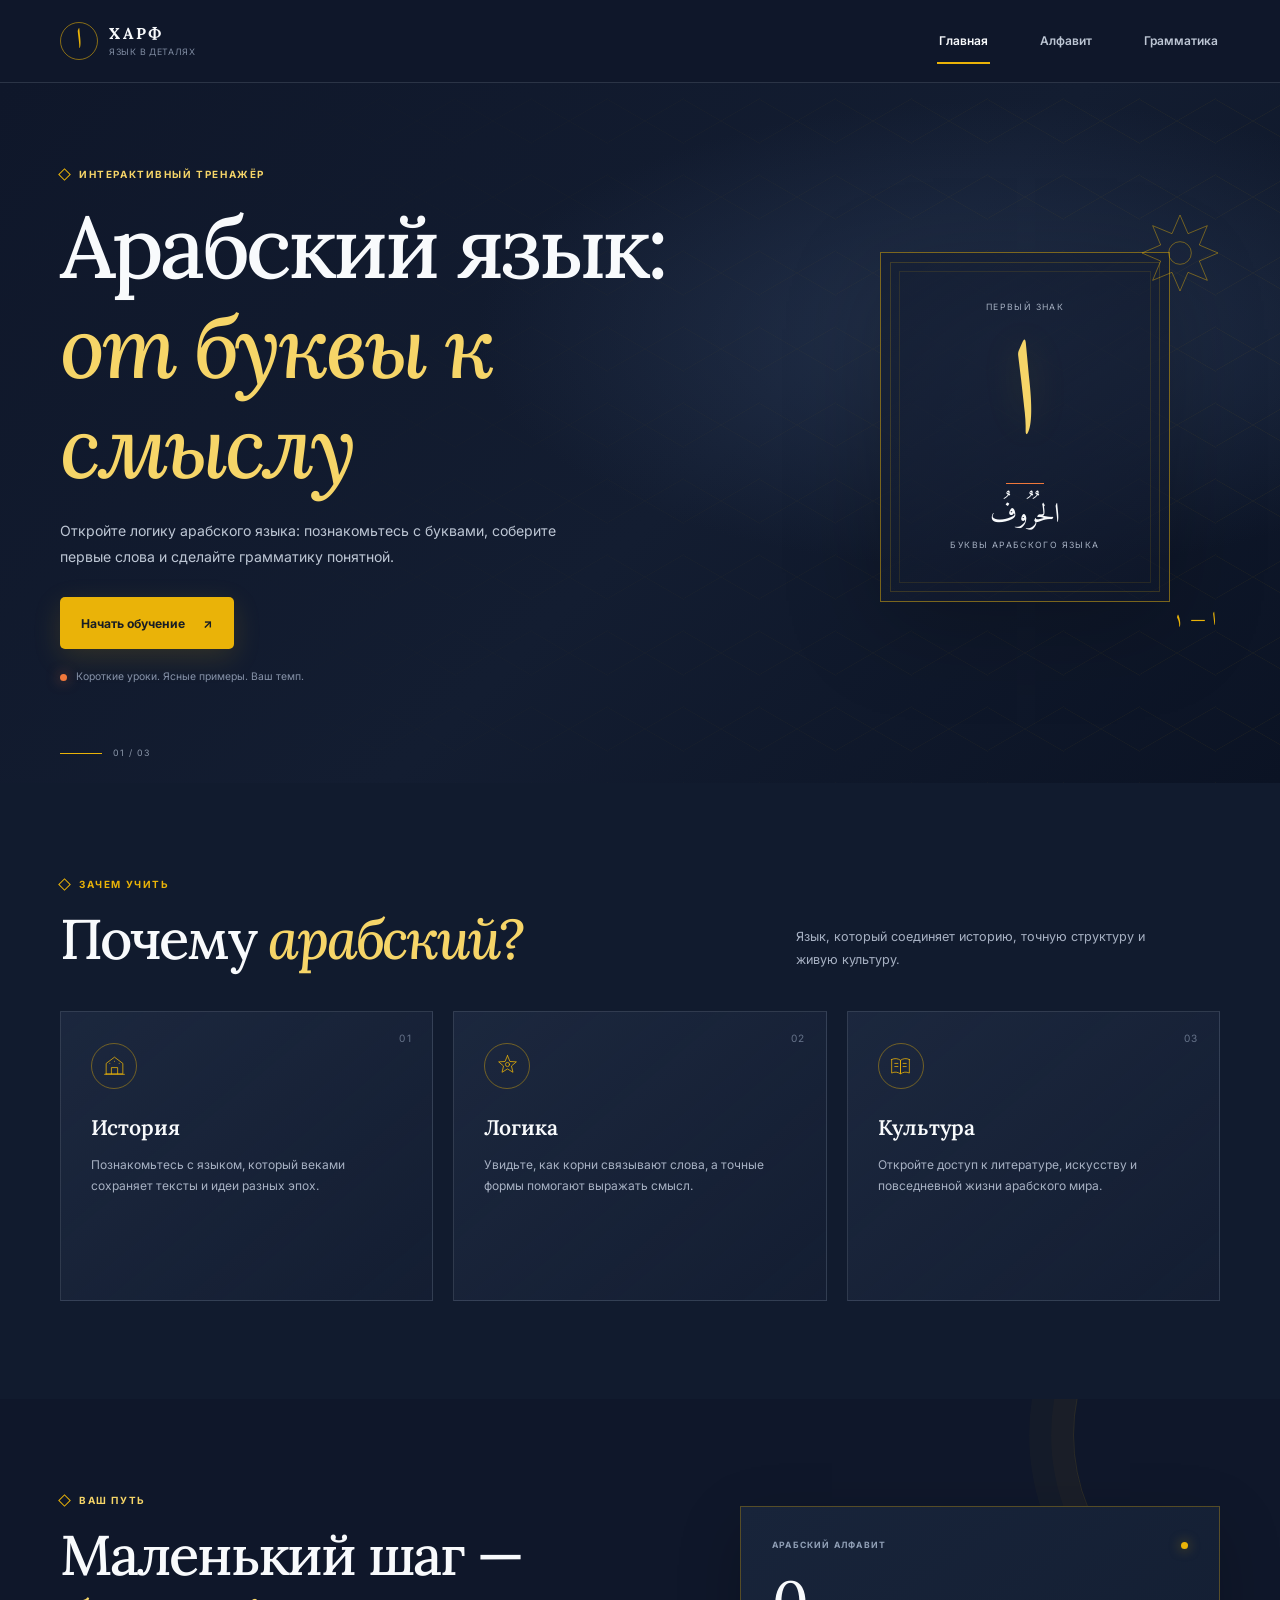
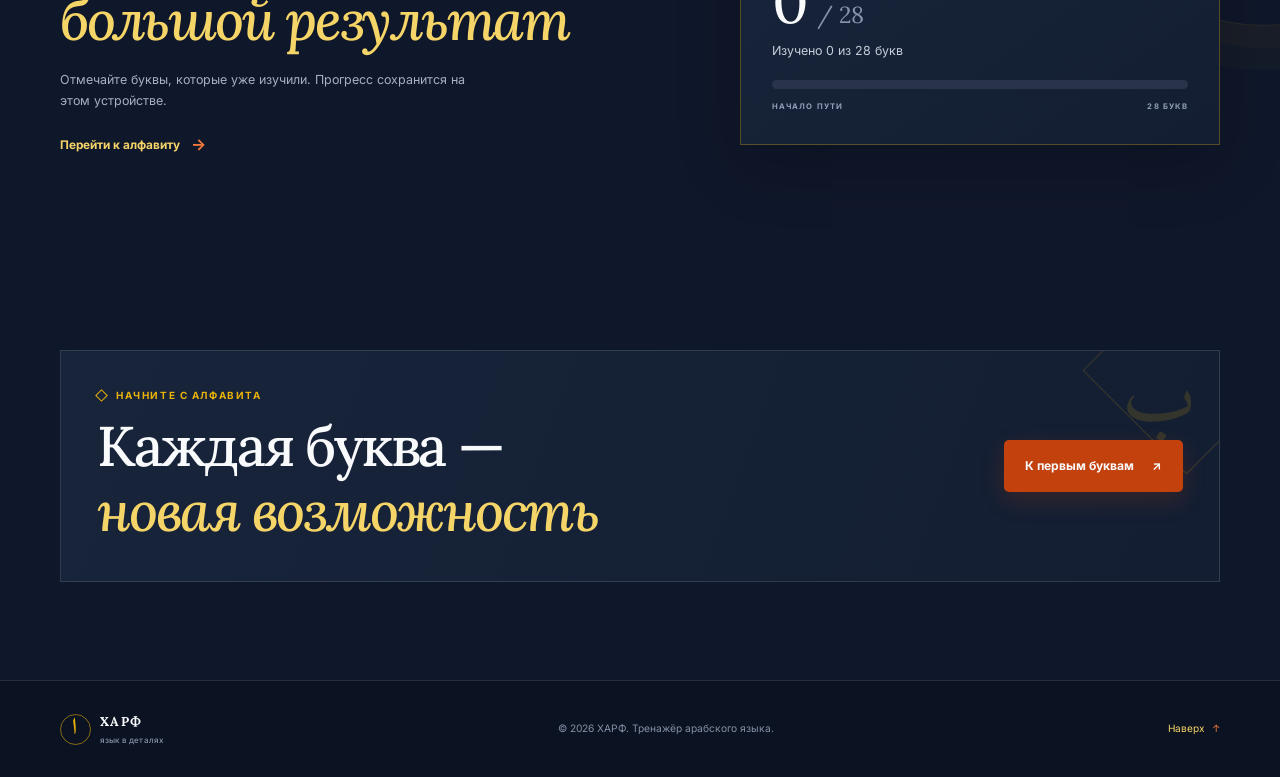
<file: index.html>
<!doctype html>
<html lang="ru">
<head>
  <meta charset="utf-8">
  <meta name="viewport" content="width=device-width, initial-scale=1">
  <meta name="theme-color" content="#0F172A">
  <meta name="description" content="Изучайте арабский язык шаг за шагом: алфавит, примеры слов и основы грамматики.">
  <title>Арабский язык: от буквы к смыслу</title>
  <link rel="preconnect" href="https://fonts.googleapis.com">
  <link rel="preconnect" href="https://fonts.gstatic.com" crossorigin>
  <link href="https://fonts.googleapis.com/css2?family=Amiri:wght@400;700&family=Inter:wght@400;500;600;700&family=Lora:wght@500;600;700&display=swap" rel="stylesheet">
  <link rel="stylesheet" href="style.css">
  <script src="script.js" defer></script>
</head>
<body>
  <a class="skip-link" href="#main">Перейти к содержанию</a>
  <header class="site-header">
    <div class="container header-inner">
      <a class="brand" href="index.html" aria-label="Арабский язык — главная">
        <span class="brand-symbol" lang="ar" dir="rtl" aria-hidden="true">ا</span>
        <span class="brand-copy"><strong>ХАРФ</strong><span>язык в деталях</span></span>
      </a>
      <nav class="site-nav" aria-label="Основная навигация">
        <a href="index.html" aria-current="page">Главная</a>
        <a href="alphabet.html">Алфавит</a>
        <a href="grammar.html">Грамматика</a>
      </nav>
    </div>
  </header>

  <main id="main">
    <section class="hero" aria-labelledby="hero-title">
      <div class="hero-pattern" aria-hidden="true"></div>
      <div class="container hero-inner">
        <div class="hero-copy" data-reveal>
          <p class="eyebrow eyebrow--light"><span class="eyebrow-mark" aria-hidden="true"></span> ИНТЕРАКТИВНЫЙ ТРЕНАЖЁР</p>
          <h1 id="hero-title">Арабский язык:<br><em>от буквы к смыслу</em></h1>
          <p class="hero-description">Откройте логику арабского языка: познакомьтесь с буквами, соберите первые слова и сделайте грамматику понятной.</p>
          <a class="button button--gold" href="alphabet.html">Начать обучение <span aria-hidden="true">↗</span></a>
          <p class="hero-caption"><span class="caption-dot" aria-hidden="true"></span> Короткие уроки. Ясные примеры. Ваш темп.</p>
        </div>
        <div class="hero-art" aria-hidden="true" data-reveal>
          <div class="hero-art-frame">
            <span class="hero-art-kicker">ПЕРВЫЙ ЗНАК</span>
            <span class="hero-art-letter" lang="ar" dir="rtl">ا</span>
            <span class="hero-art-rule"></span>
            <span class="hero-art-word" lang="ar" dir="rtl">الحُرُوفُ</span>
            <span class="hero-art-translation">буквы арабского языка</span>
          </div>
          <svg class="hero-star" viewBox="0 0 120 120" role="presentation"><path d="M60 3 72 31 101 19 89 48 117 60 89 72 101 101 72 89 60 117 48 89 19 101 31 72 3 60 31 48 19 19 48 31 60 3Z"/><circle cx="60" cy="60" r="17"/></svg>
          <span class="hero-art-index">ا — ١</span>
        </div>
      </div>
      <div class="hero-bottom-line" aria-hidden="true"><span></span><span>01 / 03</span></div>
    </section>

    <section class="why-section section-space" aria-labelledby="why-title">
      <div class="container">
        <div class="section-heading" data-reveal>
          <div>
            <p class="eyebrow"><span class="eyebrow-mark" aria-hidden="true"></span> ЗАЧЕМ УЧИТЬ</p>
            <h2 id="why-title">Почему <em>арабский?</em></h2>
          </div>
          <p class="section-intro">Язык, который соединяет историю, точную структуру и живую культуру.</p>
        </div>
        <div class="feature-grid">
          <article class="feature-card" data-reveal>
            <span class="feature-number">01</span>
            <span class="feature-icon" aria-hidden="true"><svg viewBox="0 0 48 48"><path d="M8 40V20l16-12 16 12v20H8Z"/><path d="M18 40V28h12v12M15 20h.01M24 16h.01M33 20h.01"/><path d="M5 41h38"/></svg></span>
            <h3>История</h3>
            <p>Познакомьтесь с языком, который веками сохраняет тексты и идеи разных эпох.</p>
            <span class="feature-line" aria-hidden="true"></span>
          </article>
          <article class="feature-card" data-reveal>
            <span class="feature-number">02</span>
            <span class="feature-icon" aria-hidden="true"><svg viewBox="0 0 48 48"><path d="M24 5 28.7 16.3 41 17l-9.4 8 2.9 12-10.5-6.4L13.5 37l2.9-12L7 17l12.3-.7L24 5Z"/><circle cx="24" cy="22" r="4"/></svg></span>
            <h3>Логика</h3>
            <p>Увидьте, как корни связывают слова, а точные формы помогают выражать смысл.</p>
            <span class="feature-line" aria-hidden="true"></span>
          </article>
          <article class="feature-card" data-reveal>
            <span class="feature-number">03</span>
            <span class="feature-icon" aria-hidden="true"><svg viewBox="0 0 48 48"><path d="M7 12.5c6-3 11.8-2 17 1.5v26c-5.2-3.5-11-4.5-17-1.5v-26Z"/><path d="M41 12.5c-6-3-11.8-2-17 1.5v26c5.2-3.5 11-4.5 17-1.5v-26Z"/><path d="M13 20h6M13 26h6M29 20h6M29 26h6"/></svg></span>
            <h3>Культура</h3>
            <p>Откройте доступ к литературе, искусству и повседневной жизни арабского мира.</p>
            <span class="feature-line" aria-hidden="true"></span>
          </article>
        </div>
      </div>
    </section>

    <section class="progress-section section-space" aria-labelledby="progress-title">
      <div class="container progress-layout">
        <div class="progress-copy" data-reveal>
          <p class="eyebrow eyebrow--light"><span class="eyebrow-mark" aria-hidden="true"></span> ВАШ ПУТЬ</p>
          <h2 id="progress-title">Маленький шаг —<br><em>большой результат</em></h2>
          <p>Отмечайте буквы, которые уже изучили. Прогресс сохранится на этом устройстве.</p>
          <a class="text-link text-link--light" href="alphabet.html">Перейти к алфавиту <span aria-hidden="true">→</span></a>
        </div>
        <div class="progress-card" data-reveal>
          <div class="progress-card-top"><span>АРАБСКИЙ АЛФАВИТ</span><span class="progress-dot" aria-hidden="true"></span></div>
          <div class="progress-count"><span data-progress-count>0</span><span class="progress-total">/ 28</span></div>
          <p class="progress-label" data-progress-label>Изучено 0 из 28 букв</p>
          <div class="progress-track" role="progressbar" aria-label="Прогресс изучения арабского алфавита" aria-valuemin="0" aria-valuemax="28" aria-valuenow="0" data-progressbar>
            <span class="progress-fill" data-progress-fill></span>
          </div>
          <div class="progress-foot"><span>НАЧАЛО ПУТИ</span><span>28 БУКВ</span></div>
        </div>
      </div>
    </section>

    <section class="next-step-section section-space" aria-labelledby="next-step-title">
      <div class="container next-step-card" data-reveal>
        <span class="next-step-mark" lang="ar" dir="rtl" aria-hidden="true">ب</span>
        <div>
          <p class="eyebrow"><span class="eyebrow-mark" aria-hidden="true"></span> НАЧНИТЕ С АЛФАВИТА</p>
          <h2 id="next-step-title">Каждая буква —<br><em>новая возможность</em></h2>
        </div>
        <a class="button button--terracotta" href="alphabet.html">К первым буквам <span aria-hidden="true">↗</span></a>
      </div>
    </section>
  </main>

  <footer class="site-footer">
    <div class="container footer-inner">
      <a class="footer-brand" href="index.html"><span class="footer-brand-mark" lang="ar" dir="rtl" aria-hidden="true">ا</span><span>ХАРФ <small>язык в деталях</small></span></a>
      <p>© 2026 ХАРФ. Тренажёр арабского языка.</p>
      <a class="footer-top" href="#main">Наверх <span aria-hidden="true">↑</span></a>
    </div>
  </footer>
</body>
</html>
</file>
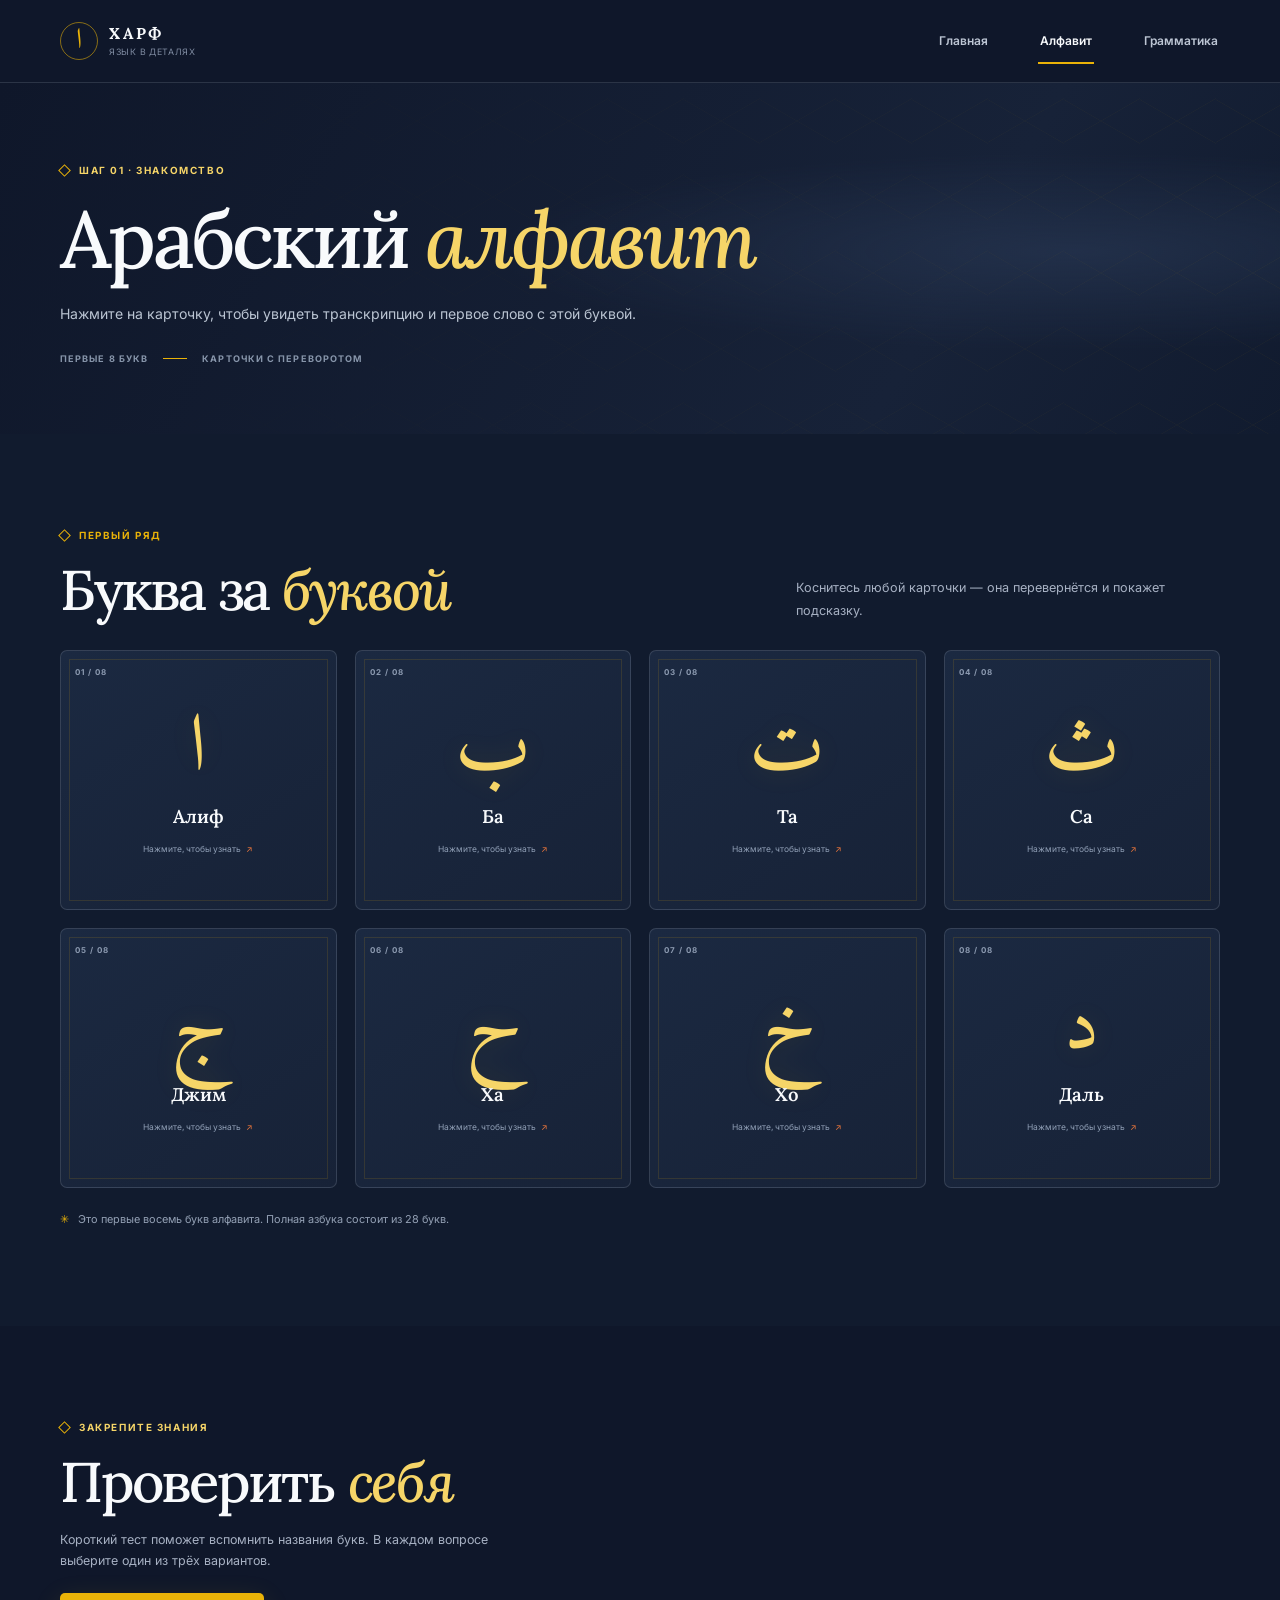
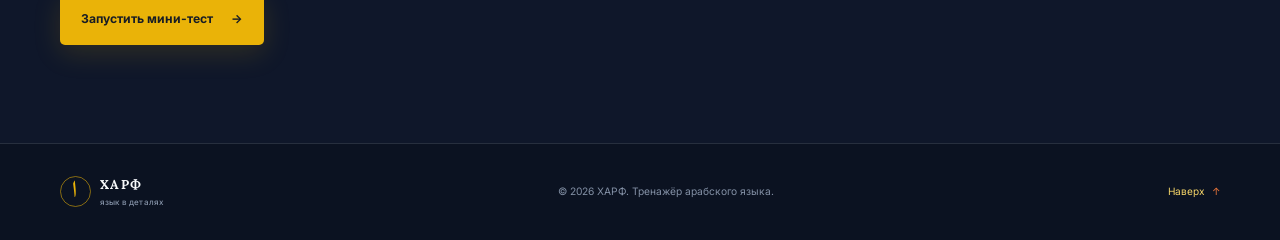
<file: alphabet.html>
<!doctype html>
<html lang="ru">
<head>
  <meta charset="utf-8">
  <meta name="viewport" content="width=device-width, initial-scale=1">
  <meta name="theme-color" content="#0F172A">
  <meta name="description" content="Интерактивные карточки первых восьми букв арабского алфавита и мини-тест на транскрипцию.">
  <title>Арабский алфавит — ХАРФ</title>
  <link rel="preconnect" href="https://fonts.googleapis.com">
  <link rel="preconnect" href="https://fonts.gstatic.com" crossorigin>
  <link href="https://fonts.googleapis.com/css2?family=Amiri:wght@400;700&family=Inter:wght@400;500;600;700&family=Lora:wght@500;600;700&display=swap" rel="stylesheet">
  <link rel="stylesheet" href="style.css">
  <script src="script.js" defer></script>
</head>
<body>
  <a class="skip-link" href="#main">Перейти к содержанию</a>
  <header class="site-header">
    <div class="container header-inner">
      <a class="brand" href="index.html" aria-label="Арабский язык — главная">
        <span class="brand-symbol" lang="ar" dir="rtl" aria-hidden="true">ا</span>
        <span class="brand-copy"><strong>ХАРФ</strong><span>язык в деталях</span></span>
      </a>
      <nav class="site-nav" aria-label="Основная навигация">
        <a href="index.html">Главная</a>
        <a href="alphabet.html" aria-current="page">Алфавит</a>
        <a href="grammar.html">Грамматика</a>
      </nav>
    </div>
  </header>

  <main id="main">
    <section class="page-hero" aria-labelledby="page-title">
      <div class="page-hero-pattern" aria-hidden="true"></div>
      <div class="container page-hero-inner" data-reveal>
        <p class="eyebrow eyebrow--light"><span class="eyebrow-mark" aria-hidden="true"></span> ШАГ 01 · ЗНАКОМСТВО</p>
        <h1 id="page-title">Арабский <em>алфавит</em></h1>
        <p class="page-lead">Нажмите на карточку, чтобы увидеть транскрипцию и первое слово с этой буквой.</p>
        <div class="page-meta"><span>ПЕРВЫЕ 8 БУКВ</span><span class="meta-separator" aria-hidden="true"></span><span>КАРТОЧКИ С ПЕРЕВОРОТОМ</span></div>
      </div>
    </section>

    <section class="alphabet-section section-space" aria-labelledby="letters-title">
      <div class="container">
        <div class="section-heading" data-reveal>
          <div>
            <p class="eyebrow"><span class="eyebrow-mark" aria-hidden="true"></span> ПЕРВЫЙ РЯД</p>
            <h2 id="letters-title">Буква за <em>буквой</em></h2>
          </div>
          <p class="section-intro">Коснитесь любой карточки — она перевернётся и покажет подсказку.</p>
        </div>
        <div class="letter-grid">
          <button class="letter-card" type="button" data-letter-card data-letter="alif" data-letter-name="Алиф" aria-pressed="false" aria-label="Открыть карточку: Алиф">
            <span class="letter-card-inner">
              <span class="letter-face letter-face-front" data-face="front">
                <span class="letter-index">01 / 08</span><span class="letter-glyph" lang="ar" dir="rtl">ا</span><span class="letter-title">Алиф</span><span class="letter-hint">Нажмите, чтобы узнать <span aria-hidden="true">↗</span></span>
              </span>
              <span class="letter-face letter-face-back" data-face="back" aria-hidden="true">
                <span class="back-label">ЗВУК</span><span class="back-transcription">а · ā</span><span class="back-label">ПРИМЕР СЛОВА</span><span class="example-arabic" lang="ar" dir="rtl">أَسَدٌ</span><span class="example-transcription">ʾasad · лев</span>
              </span>
            </span>
          </button>
          <button class="letter-card" type="button" data-letter-card data-letter="ba" data-letter-name="Ба" aria-pressed="false" aria-label="Открыть карточку: Ба">
            <span class="letter-card-inner">
              <span class="letter-face letter-face-front" data-face="front">
                <span class="letter-index">02 / 08</span><span class="letter-glyph" lang="ar" dir="rtl">ب</span><span class="letter-title">Ба</span><span class="letter-hint">Нажмите, чтобы узнать <span aria-hidden="true">↗</span></span>
              </span>
              <span class="letter-face letter-face-back" data-face="back" aria-hidden="true">
                <span class="back-label">ЗВУК</span><span class="back-transcription">б</span><span class="back-label">ПРИМЕР СЛОВА</span><span class="example-arabic" lang="ar" dir="rtl">بَيْتٌ</span><span class="example-transcription">bayt · дом</span>
              </span>
            </span>
          </button>
          <button class="letter-card" type="button" data-letter-card data-letter="ta" data-letter-name="Та" aria-pressed="false" aria-label="Открыть карточку: Та">
            <span class="letter-card-inner">
              <span class="letter-face letter-face-front" data-face="front">
                <span class="letter-index">03 / 08</span><span class="letter-glyph" lang="ar" dir="rtl">ت</span><span class="letter-title">Та</span><span class="letter-hint">Нажмите, чтобы узнать <span aria-hidden="true">↗</span></span>
              </span>
              <span class="letter-face letter-face-back" data-face="back" aria-hidden="true">
                <span class="back-label">ЗВУК</span><span class="back-transcription">т</span><span class="back-label">ПРИМЕР СЛОВА</span><span class="example-arabic" lang="ar" dir="rtl">تَمْرٌ</span><span class="example-transcription">tamr · финики</span>
              </span>
            </span>
          </button>
          <button class="letter-card" type="button" data-letter-card data-letter="tha" data-letter-name="Са" aria-pressed="false" aria-label="Открыть карточку: Са">
            <span class="letter-card-inner">
              <span class="letter-face letter-face-front" data-face="front">
                <span class="letter-index">04 / 08</span><span class="letter-glyph" lang="ar" dir="rtl">ث</span><span class="letter-title">Са</span><span class="letter-hint">Нажмите, чтобы узнать <span aria-hidden="true">↗</span></span>
              </span>
              <span class="letter-face letter-face-back" data-face="back" aria-hidden="true">
                <span class="back-label">ЗВУК</span><span class="back-transcription">с · межзубный</span><span class="back-label">ПРИМЕР СЛОВА</span><span class="example-arabic" lang="ar" dir="rtl">ثَوْبٌ</span><span class="example-transcription">thawb · одежда</span>
              </span>
            </span>
          </button>
          <button class="letter-card" type="button" data-letter-card data-letter="jim" data-letter-name="Джим" aria-pressed="false" aria-label="Открыть карточку: Джим">
            <span class="letter-card-inner">
              <span class="letter-face letter-face-front" data-face="front">
                <span class="letter-index">05 / 08</span><span class="letter-glyph" lang="ar" dir="rtl">ج</span><span class="letter-title">Джим</span><span class="letter-hint">Нажмите, чтобы узнать <span aria-hidden="true">↗</span></span>
              </span>
              <span class="letter-face letter-face-back" data-face="back" aria-hidden="true">
                <span class="back-label">ЗВУК</span><span class="back-transcription">дж</span><span class="back-label">ПРИМЕР СЛОВА</span><span class="example-arabic" lang="ar" dir="rtl">جَمِيلٌ</span><span class="example-transcription">jamīl · красивый</span>
              </span>
            </span>
          </button>
          <button class="letter-card" type="button" data-letter-card data-letter="ha" data-letter-name="Ха" aria-pressed="false" aria-label="Открыть карточку: Ха">
            <span class="letter-card-inner">
              <span class="letter-face letter-face-front" data-face="front">
                <span class="letter-index">06 / 08</span><span class="letter-glyph" lang="ar" dir="rtl">ح</span><span class="letter-title">Ха</span><span class="letter-hint">Нажмите, чтобы узнать <span aria-hidden="true">↗</span></span>
              </span>
              <span class="letter-face letter-face-back" data-face="back" aria-hidden="true">
                <span class="back-label">ЗВУК</span><span class="back-transcription">ḥ · мягкий гортанный</span><span class="back-label">ПРИМЕР СЛОВА</span><span class="example-arabic" lang="ar" dir="rtl">حَلِيبٌ</span><span class="example-transcription">ḥalīb · молоко</span>
              </span>
            </span>
          </button>
          <button class="letter-card" type="button" data-letter-card data-letter="kha" data-letter-name="Хо" aria-pressed="false" aria-label="Открыть карточку: Хо">
            <span class="letter-card-inner">
              <span class="letter-face letter-face-front" data-face="front">
                <span class="letter-index">07 / 08</span><span class="letter-glyph" lang="ar" dir="rtl">خ</span><span class="letter-title">Хо</span><span class="letter-hint">Нажмите, чтобы узнать <span aria-hidden="true">↗</span></span>
              </span>
              <span class="letter-face letter-face-back" data-face="back" aria-hidden="true">
                <span class="back-label">ЗВУК</span><span class="back-transcription">х · kh</span><span class="back-label">ПРИМЕР СЛОВА</span><span class="example-arabic" lang="ar" dir="rtl">خُبْزٌ</span><span class="example-transcription">khubz · хлеб</span>
              </span>
            </span>
          </button>
          <button class="letter-card" type="button" data-letter-card data-letter="dal" data-letter-name="Даль" aria-pressed="false" aria-label="Открыть карточку: Даль">
            <span class="letter-card-inner">
              <span class="letter-face letter-face-front" data-face="front">
                <span class="letter-index">08 / 08</span><span class="letter-glyph" lang="ar" dir="rtl">د</span><span class="letter-title">Даль</span><span class="letter-hint">Нажмите, чтобы узнать <span aria-hidden="true">↗</span></span>
              </span>
              <span class="letter-face letter-face-back" data-face="back" aria-hidden="true">
                <span class="back-label">ЗВУК</span><span class="back-transcription">д</span><span class="back-label">ПРИМЕР СЛОВА</span><span class="example-arabic" lang="ar" dir="rtl">دَارٌ</span><span class="example-transcription">dār · дом</span>
              </span>
            </span>
          </button>
        </div>
        <p class="alphabet-note"><span class="note-mark" aria-hidden="true">✳</span> Это первые восемь букв алфавита. Полная азбука состоит из 28 букв.</p>
      </div>
    </section>

    <section class="quiz-section section-space" aria-labelledby="quiz-title">
      <div class="container quiz-layout">
        <div class="quiz-intro" data-reveal>
          <p class="eyebrow eyebrow--light"><span class="eyebrow-mark" aria-hidden="true"></span> ЗАКРЕПИТЕ ЗНАНИЯ</p>
          <h2 id="quiz-title">Проверить <em>себя</em></h2>
          <p>Короткий тест поможет вспомнить названия букв. В каждом вопросе выберите один из трёх вариантов.</p>
          <button class="button button--gold" type="button" data-quiz-start>Запустить мини-тест <span aria-hidden="true">→</span></button>
        </div>
        <div class="quiz-panel" data-quiz-panel hidden aria-live="polite">
          <div class="quiz-panel-top"><span data-quiz-progress>ВОПРОС 1 / 5</span><span class="quiz-status-dot" aria-hidden="true"></span></div>
          <div class="quiz-question" data-quiz-question hidden>
            <p class="quiz-prompt">Как называется эта буква?</p>
            <span class="quiz-glyph" data-quiz-glyph lang="ar" dir="rtl"></span>
            <div class="quiz-options" data-quiz-options></div>
            <p class="quiz-feedback" data-quiz-feedback></p>
            <button class="button button--outline quiz-next" type="button" data-quiz-next hidden>Следующий вопрос <span aria-hidden="true">→</span></button>
          </div>
          <div class="quiz-result" data-quiz-result hidden>
            <span class="result-symbol" aria-hidden="true">✳</span>
            <h3 data-quiz-score></h3>
            <p>Продолжайте знакомство с буквами — повторение помогает запомнить форму и звучание.</p>
            <button class="button button--gold" type="button" data-quiz-restart>Повторить тест <span aria-hidden="true">↻</span></button>
          </div>
        </div>
      </div>
    </section>
  </main>

  <footer class="site-footer">
    <div class="container footer-inner">
      <a class="footer-brand" href="index.html"><span class="footer-brand-mark" lang="ar" dir="rtl" aria-hidden="true">ا</span><span>ХАРФ <small>язык в деталях</small></span></a>
      <p>© 2026 ХАРФ. Тренажёр арабского языка.</p>
      <a class="footer-top" href="#main">Наверх <span aria-hidden="true">↑</span></a>
    </div>
  </footer>
</body>
</html>
</file>
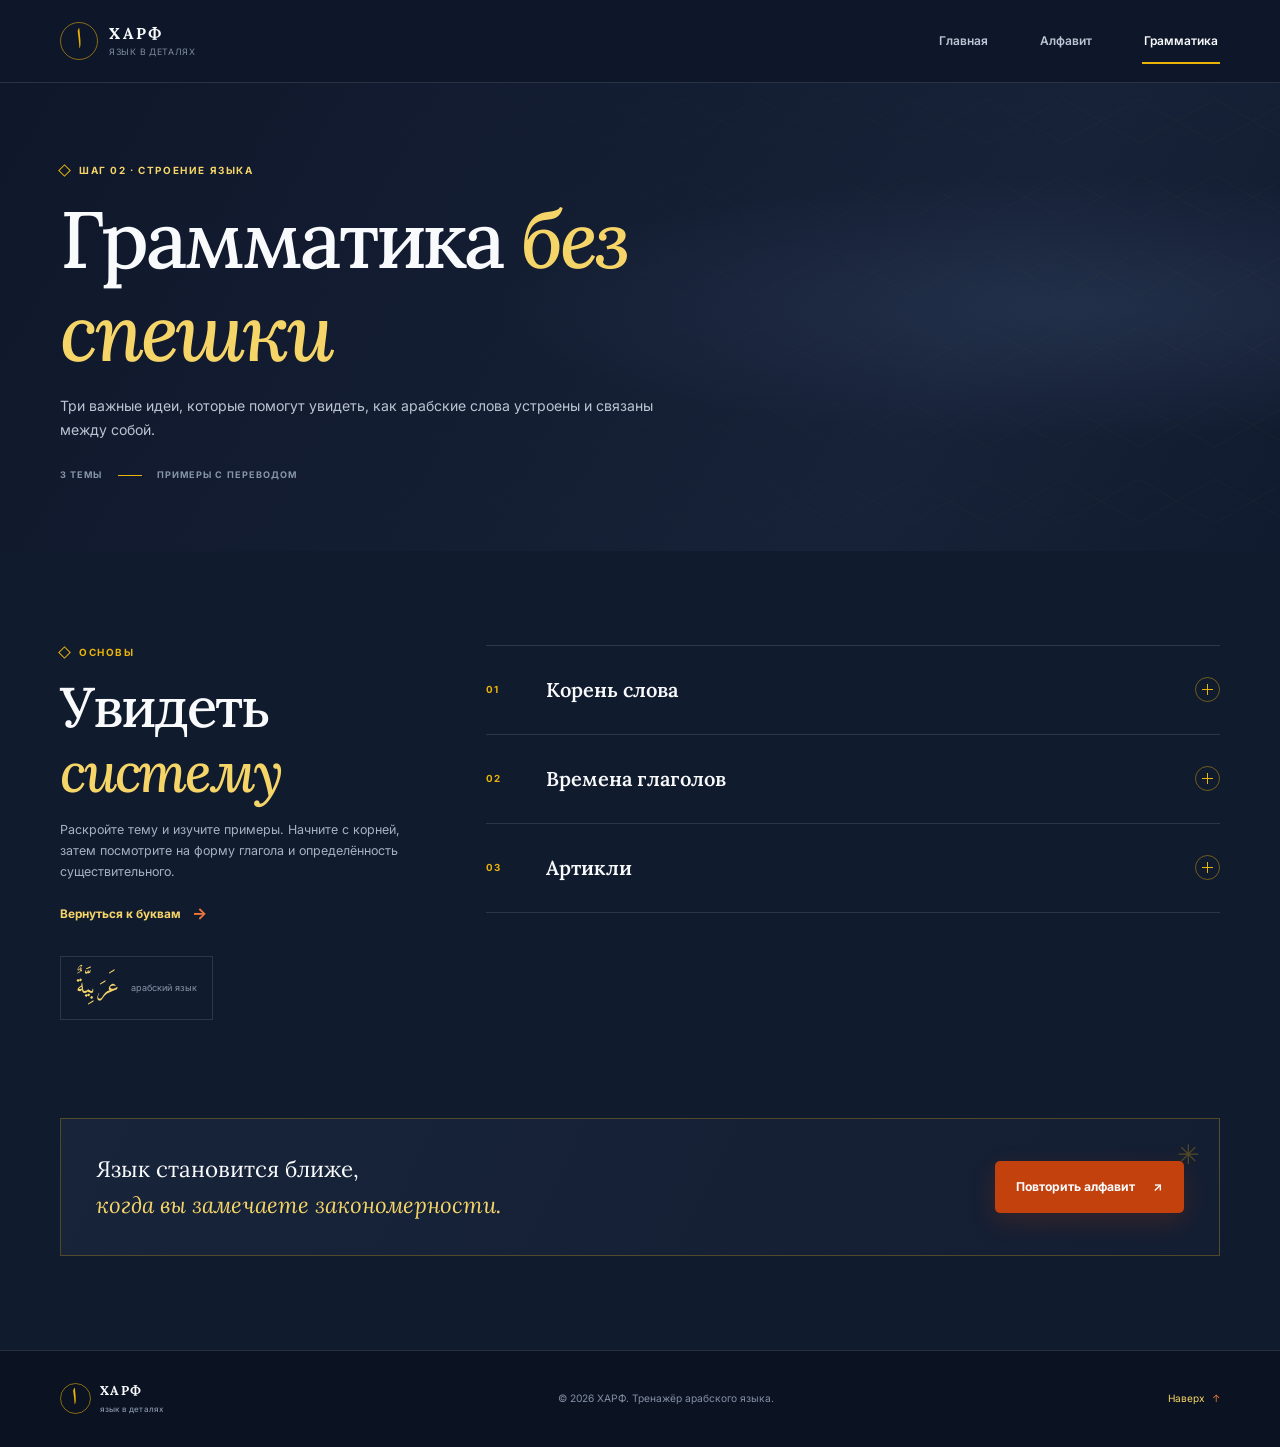
<file: grammar.html>
<!doctype html>
<html lang="ru">
<head>
  <meta charset="utf-8">
  <meta name="viewport" content="width=device-width, initial-scale=1">
  <meta name="theme-color" content="#0F172A">
  <meta name="description" content="Основы арабской грамматики: корни слов, времена глаголов и определённый артикль с примерами.">
  <title>Грамматика арабского языка — ХАРФ</title>
  <link rel="preconnect" href="https://fonts.googleapis.com">
  <link rel="preconnect" href="https://fonts.gstatic.com" crossorigin>
  <link href="https://fonts.googleapis.com/css2?family=Amiri:wght@400;700&family=Inter:wght@400;500;600;700&family=Lora:wght@500;600;700&display=swap" rel="stylesheet">
  <link rel="stylesheet" href="style.css">
  <script src="script.js" defer></script>
</head>
<body>
  <a class="skip-link" href="#main">Перейти к содержанию</a>
  <header class="site-header">
    <div class="container header-inner">
      <a class="brand" href="index.html" aria-label="Арабский язык — главная">
        <span class="brand-symbol" lang="ar" dir="rtl" aria-hidden="true">ا</span>
        <span class="brand-copy"><strong>ХАРФ</strong><span>язык в деталях</span></span>
      </a>
      <nav class="site-nav" aria-label="Основная навигация">
        <a href="index.html">Главная</a>
        <a href="alphabet.html">Алфавит</a>
        <a href="grammar.html" aria-current="page">Грамматика</a>
      </nav>
    </div>
  </header>

  <main id="main">
    <section class="page-hero page-hero--grammar" aria-labelledby="page-title">
      <div class="page-hero-pattern" aria-hidden="true"></div>
      <div class="container page-hero-inner" data-reveal>
        <p class="eyebrow eyebrow--light"><span class="eyebrow-mark" aria-hidden="true"></span> ШАГ 02 · СТРОЕНИЕ ЯЗЫКА</p>
        <h1 id="page-title">Грамматика <em>без спешки</em></h1>
        <p class="page-lead">Три важные идеи, которые помогут увидеть, как арабские слова устроены и связаны между собой.</p>
        <div class="page-meta"><span>3 ТЕМЫ</span><span class="meta-separator" aria-hidden="true"></span><span>ПРИМЕРЫ С ПЕРЕВОДОМ</span></div>
      </div>
    </section>

    <section class="grammar-section section-space" aria-labelledby="grammar-title">
      <div class="container grammar-layout">
        <div class="grammar-sidebar" data-reveal>
          <p class="eyebrow"><span class="eyebrow-mark" aria-hidden="true"></span> ОСНОВЫ</p>
          <h2 id="grammar-title">Увидеть <em>систему</em></h2>
          <p>Раскройте тему и изучите примеры. Начните с корней, затем посмотрите на форму глагола и определённость существительного.</p>
          <a class="text-link" href="alphabet.html">Вернуться к буквам <span aria-hidden="true">→</span></a>
          <div class="grammar-side-note"><span lang="ar" dir="rtl">عَرَبِيَّةٌ</span><small>арабский язык</small></div>
        </div>
        <div class="accordion-list" data-accordion-group>
          <article class="accordion-item reveal">
            <h3 class="accordion-heading">
              <button class="accordion-trigger" type="button" aria-expanded="false" aria-controls="panel-roots" id="trigger-roots">
                <span class="accordion-number">01</span><span class="accordion-title">Корень слова</span><span class="accordion-plus" aria-hidden="true"></span>
              </button>
            </h3>
            <div class="accordion-panel" id="panel-roots" role="region" aria-labelledby="trigger-roots" hidden>
              <div class="accordion-panel-inner">
                <p class="accordion-copy">Многие арабские слова строятся от корня из согласных. Например, корень <span class="root-letters" lang="ar" dir="rtl">ك · ت · ب</span> связан с письмом и книгами. Добавление гласных и частей слова создаёт новые формы.</p>
                <div class="example-grid">
                  <div class="example-card"><span class="example-arabic" lang="ar" dir="rtl">كَتَبَ</span><span class="example-transcription">kataba</span><span class="example-translation">он написал</span></div>
                  <div class="example-card"><span class="example-arabic" lang="ar" dir="rtl">كِتَابٌ</span><span class="example-transcription">kitābun</span><span class="example-translation">книга</span></div>
                  <div class="example-card"><span class="example-arabic" lang="ar" dir="rtl">مَكْتَبٌ</span><span class="example-transcription">maktabun</span><span class="example-translation">письменный стол / офис</span></div>
                </div>
              </div>
            </div>
          </article>
          <article class="accordion-item reveal">
            <h3 class="accordion-heading">
              <button class="accordion-trigger" type="button" aria-expanded="false" aria-controls="panel-verbs" id="trigger-verbs">
                <span class="accordion-number">02</span><span class="accordion-title">Времена глаголов</span><span class="accordion-plus" aria-hidden="true"></span>
              </button>
            </h3>
            <div class="accordion-panel" id="panel-verbs" role="region" aria-labelledby="trigger-verbs" hidden>
              <div class="accordion-panel-inner">
                <p class="accordion-copy">В начальном знакомстве удобно различать завершённое действие, несовершенный вид (настоящее или будущее по контексту) и повелительную форму.</p>
                <div class="example-grid">
                  <div class="example-card"><span class="example-arabic" lang="ar" dir="rtl">كَتَبَ</span><span class="example-transcription">kataba</span><span class="example-translation">он написал</span></div>
                  <div class="example-card"><span class="example-arabic" lang="ar" dir="rtl">يَكْتُبُ</span><span class="example-transcription">yaktubu</span><span class="example-translation">он пишет</span></div>
                  <div class="example-card"><span class="example-arabic" lang="ar" dir="rtl">اُكْتُبْ</span><span class="example-transcription">uktub</span><span class="example-translation">пиши!</span></div>
                </div>
              </div>
            </div>
          </article>
          <article class="accordion-item reveal">
            <h3 class="accordion-heading">
              <button class="accordion-trigger" type="button" aria-expanded="false" aria-controls="panel-articles" id="trigger-articles">
                <span class="accordion-number">03</span><span class="accordion-title">Артикли</span><span class="accordion-plus" aria-hidden="true"></span>
              </button>
            </h3>
            <div class="accordion-panel" id="panel-articles" role="region" aria-labelledby="trigger-articles" hidden>
              <div class="accordion-panel-inner">
                <p class="accordion-copy">Приставка <span class="root-letters" lang="ar" dir="rtl">الـ</span> делает существительное определённым. Перед «солнечными» буквами звук ل не произносится отдельно и уподобляется следующей букве.</p>
                <div class="example-grid">
                  <div class="example-card"><span class="example-arabic" lang="ar" dir="rtl">كِتَابٌ</span><span class="example-transcription">kitābun</span><span class="example-translation">книга</span></div>
                  <div class="example-card"><span class="example-arabic" lang="ar" dir="rtl">الْكِتَابُ</span><span class="example-transcription">al-kitābu</span><span class="example-translation">эта / известная книга</span></div>
                  <div class="example-card"><span class="example-arabic" lang="ar" dir="rtl">الشَّمْسُ</span><span class="example-transcription">ash-shamsu</span><span class="example-translation">солнце</span></div>
                </div>
              </div>
            </div>
          </article>
        </div>
      </div>
    </section>

    <section class="grammar-callout-section" aria-label="Продолжить обучение">
      <div class="container grammar-callout" data-reveal>
        <span class="callout-star" aria-hidden="true">✳</span>
        <p>Язык становится ближе,<br><em>когда вы замечаете закономерности.</em></p>
        <a class="button button--terracotta" href="alphabet.html">Повторить алфавит <span aria-hidden="true">↗</span></a>
      </div>
    </section>
  </main>

  <footer class="site-footer">
    <div class="container footer-inner">
      <a class="footer-brand" href="index.html"><span class="footer-brand-mark" lang="ar" dir="rtl" aria-hidden="true">ا</span><span>ХАРФ <small>язык в деталях</small></span></a>
      <p>© 2026 ХАРФ. Тренажёр арабского языка.</p>
      <a class="footer-top" href="#main">Наверх <span aria-hidden="true">↑</span></a>
    </div>
  </footer>
</body>
</html>
</file>
<file: style.css>
:root {
  color-scheme: dark;
  --navy: #0f172a;
  --navy-raised: #151f34;
  --navy-soft: #1d2940;
  --white: #f8fafc;
  --muted: #a7b1c3;
  --muted-dark: #7f8ba1;
  --line: rgba(203, 213, 225, 0.15);
  --terra: #c2410c;
  --terra-light: #f0783b;
  --gold: #eab308;
  --gold-pale: #f6d568;
  --serif: "Lora", Georgia, serif;
  --sans: "Inter", Arial, sans-serif;
  --arabic: "Amiri", "Noto Naskh Arabic", serif;
  --content: 1160px;
}

* {
  box-sizing: border-box;
}

html {
  scroll-behavior: smooth;
  scroll-padding-top: 28px;
}

body {
  min-width: 320px;
  margin: 0;
  background: var(--navy);
  color: var(--white);
  font-family: var(--sans);
  font-size: 15px;
  line-height: 1.7;
  -webkit-font-smoothing: antialiased;
}

button,
a {
  font: inherit;
}

a {
  color: inherit;
}

button {
  color: inherit;
}

[hidden] {
  display: none !important;
}

.container {
  width: calc(100% - 36px);
  max-width: var(--content);
  margin-inline: auto;
}

.skip-link {
  position: absolute;
  z-index: 100;
  top: 9px;
  left: 9px;
  padding: 12px 16px;
  transform: translateY(-150%);
  border-radius: 6px;
  background: var(--gold);
  color: var(--navy);
  font-weight: 700;
}

.skip-link:focus {
  transform: translateY(0);
}

.site-header {
  position: relative;
  z-index: 10;
  border-bottom: 1px solid var(--line);
  background: rgba(15, 23, 42, 0.96);
}

.header-inner {
  display: grid;
  gap: 0;
  padding-top: 12px;
}

.brand {
  display: inline-flex;
  width: fit-content;
  align-items: center;
  gap: 11px;
  text-decoration: none;
}

.brand-symbol,
.footer-brand-mark {
  width: 38px;
  height: 38px;
  display: grid;
  flex: 0 0 auto;
  place-items: center;
  border: 1px solid rgba(234, 179, 8, 0.55);
  border-radius: 50%;
  color: var(--gold);
  font-family: var(--arabic);
  font-size: 1.8rem;
  line-height: 1;
}

.brand-copy {
  display: grid;
  line-height: 1.2;
}

.brand-copy strong {
  color: var(--white);
  font-family: var(--serif);
  font-size: 0.98rem;
  font-weight: 700;
  letter-spacing: 0.18em;
}

.brand-copy span {
  margin-top: 4px;
  color: var(--muted-dark);
  font-size: 0.55rem;
  letter-spacing: 0.08em;
  text-transform: uppercase;
}

.site-nav {
  display: flex;
  align-items: center;
  justify-content: space-between;
  gap: 7px;
  margin-top: 9px;
  border-top: 1px solid var(--line);
}

.site-nav a {
  position: relative;
  min-height: 48px;
  display: inline-flex;
  align-items: center;
  padding: 0 3px;
  color: #bdc6d4;
  font-size: clamp(0.68rem, 3vw, 0.77rem);
  font-weight: 600;
  text-decoration: none;
  transition: color 180ms ease;
}

.site-nav a::after {
  position: absolute;
  right: 0;
  bottom: 4px;
  left: 0;
  height: 2px;
  transform: scaleX(0);
  transform-origin: left;
  background: var(--gold);
  content: "";
  transition: transform 180ms ease;
}

.site-nav a:hover,
.site-nav a:focus-visible,
.site-nav a[aria-current="page"] {
  color: var(--white);
}

.site-nav a:hover::after,
.site-nav a:focus-visible::after,
.site-nav a[aria-current="page"]::after {
  transform: scaleX(1);
}

:focus-visible {
  outline: 3px solid var(--gold);
  outline-offset: 4px;
}

.hero,
.page-hero {
  position: relative;
  overflow: hidden;
  isolation: isolate;
  background: radial-gradient(ellipse at 78% 36%, rgba(45, 62, 92, 0.62), transparent 37%), linear-gradient(135deg, #0f172a 0%, #131d31 55%, #0b1324 100%);
}

.hero {
  min-height: 660px;
  display: flex;
  align-items: center;
  padding: 58px 0 76px;
}

.hero-pattern,
.page-hero-pattern {
  position: absolute;
  z-index: -1;
  inset: 0;
  opacity: 0.34;
  background-image: linear-gradient(30deg, transparent 48.9%, rgba(234, 179, 8, 0.18) 49.5%, transparent 50.1%), linear-gradient(150deg, transparent 48.9%, rgba(234, 179, 8, 0.18) 49.5%, transparent 50.1%), linear-gradient(90deg, transparent 49.4%, rgba(234, 179, 8, 0.1) 49.8%, transparent 50.2%);
  background-size: 76px 76px;
  mask-image: linear-gradient(90deg, transparent 12%, #000 100%);
  pointer-events: none;
}

.hero-inner {
  position: relative;
  z-index: 1;
  display: grid;
  align-items: center;
  gap: 54px;
}

.hero-copy {
  max-width: 690px;
}

.eyebrow {
  display: flex;
  align-items: center;
  gap: 10px;
  margin: 0 0 15px;
  color: var(--gold);
  font-size: 0.62rem;
  font-weight: 700;
  letter-spacing: 0.16em;
  line-height: 1.5;
}

.eyebrow--light {
  color: var(--gold-pale);
}

.eyebrow-mark {
  width: 9px;
  height: 9px;
  flex: 0 0 9px;
  transform: rotate(45deg);
  border: 1px solid var(--gold);
}

.hero h1,
.page-hero h1,
.section-heading h2,
.progress-copy h2,
.next-step-card h2,
.quiz-intro h2,
.grammar-sidebar h2 {
  margin: 0;
  font-family: var(--serif);
  font-weight: 500;
  letter-spacing: -0.04em;
  line-height: 1.16;
}

.hero h1 {
  max-width: 790px;
  font-size: clamp(2.7rem, 11.8vw, 5.4rem);
}

.hero h1 em,
.page-hero h1 em,
.section-heading h2 em,
.progress-copy h2 em,
.next-step-card h2 em,
.quiz-intro h2 em,
.grammar-sidebar h2 em {
  color: var(--gold-pale);
  font-weight: 500;
}

.hero-description {
  max-width: 550px;
  margin: 21px 0 0;
  color: #bdc6d4;
  font-size: 0.88rem;
  line-height: 1.85;
}

.button {
  min-height: 52px;
  display: inline-flex;
  align-items: center;
  justify-content: center;
  gap: 18px;
  padding: 13px 20px;
  border: 1px solid transparent;
  border-radius: 5px;
  cursor: pointer;
  font-size: 0.76rem;
  font-weight: 700;
  line-height: 1.3;
  text-align: center;
  text-decoration: none;
  transition: transform 180ms ease, background-color 180ms ease, border-color 180ms ease, box-shadow 180ms ease;
}

.button:hover {
  transform: translateY(-2px);
}

.button--gold {
  background: var(--gold);
  box-shadow: 0 8px 28px rgba(234, 179, 8, 0.15);
  color: #181d25;
}

.button--gold:hover {
  background: var(--gold-pale);
  box-shadow: 0 12px 34px rgba(234, 179, 8, 0.24);
}

.button--terracotta {
  background: var(--terra);
  box-shadow: 0 8px 25px rgba(194, 65, 12, 0.2);
  color: var(--white);
}

.button--terracotta:hover {
  background: var(--terra-light);
}

.button--outline {
  border-color: rgba(234, 179, 8, 0.55);
  background: transparent;
  color: var(--white);
}

.button--outline:hover {
  border-color: var(--gold);
  background: rgba(234, 179, 8, 0.08);
}

.hero-copy > .button {
  margin-top: 27px;
}

.hero-caption {
  display: flex;
  align-items: center;
  gap: 9px;
  margin: 19px 0 0;
  color: #8793a9;
  font-size: 0.65rem;
}

.caption-dot,
.progress-dot,
.quiz-status-dot {
  width: 7px;
  height: 7px;
  flex: 0 0 7px;
  border-radius: 50%;
  background: var(--terra-light);
  box-shadow: 0 0 13px rgba(240, 120, 59, 0.6);
}

.hero-art {
  position: relative;
  width: min(100%, 340px);
  min-height: 310px;
  display: grid;
  place-items: center;
  justify-self: center;
}

.hero-art-frame {
  position: relative;
  width: 240px;
  min-height: 280px;
  display: flex;
  flex-direction: column;
  align-items: center;
  justify-content: center;
  padding: 30px;
  border: 1px solid rgba(234, 179, 8, 0.48);
  background: linear-gradient(145deg, rgba(21, 31, 52, 0.88), rgba(15, 23, 42, 0.52));
  box-shadow: 0 24px 90px rgba(0, 0, 0, 0.22);
  text-align: center;
}

.hero-art-frame::before,
.hero-art-frame::after {
  position: absolute;
  inset: 9px;
  border: 1px solid rgba(234, 179, 8, 0.19);
  content: "";
  pointer-events: none;
}

.hero-art-frame::after {
  inset: 18px;
  border-color: rgba(234, 179, 8, 0.11);
}

.hero-art-kicker,
.hero-art-translation {
  color: var(--muted);
  font-size: 0.54rem;
  letter-spacing: 0.16em;
  text-transform: uppercase;
}

.hero-art-letter {
  margin-top: 4px;
  color: var(--gold-pale);
  font-family: var(--arabic);
  font-size: 8.5rem;
  line-height: 1.2;
  text-shadow: 0 0 38px rgba(234, 179, 8, 0.16);
}

.hero-art-rule {
  width: 38px;
  height: 1px;
  margin: 1px 0 8px;
  background: var(--terra-light);
}

.hero-art-word {
  color: var(--white);
  font-family: var(--arabic);
  font-size: 1.72rem;
}

.hero-art-index {
  position: absolute;
  right: 4px;
  bottom: 5px;
  color: var(--gold);
  font-family: var(--arabic);
  font-size: 1.2rem;
}

.hero-star {
  position: absolute;
  top: 1px;
  right: 6px;
  width: 66px;
  height: 66px;
  fill: none;
  stroke: rgba(234, 179, 8, 0.64);
  stroke-width: 1;
}

.hero-bottom-line {
  position: absolute;
  right: max(18px, calc((100% - var(--content)) / 2));
  bottom: 22px;
  left: max(18px, calc((100% - var(--content)) / 2));
  display: flex;
  align-items: center;
  gap: 11px;
  color: #8b97aa;
  font-size: 0.55rem;
  letter-spacing: 0.16em;
}

.hero-bottom-line span:first-child {
  width: 42px;
  height: 1px;
  background: var(--gold);
}

.section-space {
  padding-top: 70px;
  padding-bottom: 74px;
}

.why-section {
  background: #111b2e;
}

.section-heading {
  display: grid;
  gap: 15px;
  margin-bottom: 31px;
}

.section-heading h2,
.progress-copy h2,
.next-step-card h2,
.quiz-intro h2,
.grammar-sidebar h2 {
  color: var(--white);
  font-size: clamp(2.05rem, 9vw, 3.4rem);
}

.section-heading h2 em,
.progress-copy h2 em,
.next-step-card h2 em,
.quiz-intro h2 em,
.grammar-sidebar h2 em {
  color: var(--gold-pale);
}

.section-intro {
  max-width: 390px;
  margin: 0;
  color: var(--muted);
  font-size: 0.79rem;
  line-height: 1.8;
}

.feature-grid {
  display: grid;
  grid-template-columns: 1fr;
  gap: 13px;
}

.feature-card {
  position: relative;
  min-height: 235px;
  padding: 23px 22px 28px;
  overflow: hidden;
  border: 1px solid var(--line);
  background: linear-gradient(140deg, rgba(29, 41, 64, 0.88), rgba(21, 31, 52, 0.66));
  transition: transform 200ms ease, border-color 200ms ease, box-shadow 200ms ease;
}

.feature-card:hover {
  transform: translateY(-4px);
  border-color: rgba(234, 179, 8, 0.5);
  box-shadow: 0 18px 38px rgba(0, 0, 0, 0.17);
}

.feature-number {
  position: absolute;
  top: 18px;
  right: 20px;
  color: #66738a;
  font-size: 0.63rem;
  letter-spacing: 0.15em;
}

.feature-icon {
  width: 46px;
  height: 46px;
  display: grid;
  place-items: center;
  margin-bottom: 21px;
  border: 1px solid rgba(234, 179, 8, 0.42);
  border-radius: 50%;
  color: var(--gold);
}

.feature-icon svg {
  width: 25px;
  height: 25px;
  fill: none;
  stroke: currentColor;
  stroke-linecap: round;
  stroke-linejoin: round;
  stroke-width: 1.5;
}

.feature-card h3 {
  margin: 0;
  color: var(--white);
  font-family: var(--serif);
  font-size: 1.32rem;
  font-weight: 600;
}

.feature-card p {
  max-width: 300px;
  margin: 8px 0 0;
  color: var(--muted);
  font-size: 0.75rem;
  line-height: 1.8;
}

.feature-line {
  position: absolute;
  right: 22px;
  bottom: 0;
  left: 22px;
  height: 2px;
  transform: scaleX(0);
  transform-origin: left;
  background: linear-gradient(90deg, var(--terra), var(--gold));
  transition: transform 250ms ease;
}

.feature-card:hover .feature-line {
  transform: scaleX(1);
}

.progress-section {
  position: relative;
  overflow: hidden;
  background: var(--navy);
}

.progress-section::before {
  position: absolute;
  top: -155px;
  right: -175px;
  width: 380px;
  height: 380px;
  border: 1px solid rgba(234, 179, 8, 0.12);
  border-radius: 50%;
  box-shadow: 0 0 0 22px rgba(234, 179, 8, 0.025), 0 0 0 44px rgba(234, 179, 8, 0.02);
  content: "";
}

.progress-layout {
  position: relative;
  display: grid;
  gap: 35px;
  align-items: center;
}

.progress-copy p:not(.eyebrow) {
  max-width: 410px;
  margin: 16px 0 0;
  color: var(--muted);
  font-size: 0.78rem;
}

.text-link {
  display: inline-flex;
  align-items: center;
  gap: 11px;
  color: var(--gold-pale);
  font-size: 0.74rem;
  font-weight: 700;
  text-decoration: none;
}

.progress-copy .text-link {
  margin-top: 20px;
}

.text-link span {
  color: var(--terra-light);
  font-size: 1rem;
  transition: transform 180ms ease;
}

.text-link:hover span {
  transform: translateX(4px);
}

.progress-card {
  max-width: 480px;
  padding: 24px 22px;
  border: 1px solid rgba(234, 179, 8, 0.3);
  background: linear-gradient(145deg, #18243a, #131e32);
  box-shadow: 0 20px 60px rgba(0, 0, 0, 0.2);
}

.progress-card-top,
.progress-foot {
  display: flex;
  align-items: center;
  justify-content: space-between;
  gap: 12px;
  color: #91a0b7;
  font-size: 0.54rem;
  font-weight: 700;
  letter-spacing: 0.14em;
}

.progress-dot {
  background: var(--gold);
  box-shadow: 0 0 12px rgba(234, 179, 8, 0.5);
}

.progress-count {
  display: flex;
  align-items: baseline;
  gap: 8px;
  margin-top: 19px;
  color: var(--white);
  font-family: var(--serif);
  font-size: 3.7rem;
  line-height: 1;
}

.progress-total {
  color: #8793a9;
  font-size: 1.45rem;
}

.progress-label {
  margin: 9px 0 18px;
  color: #c5ceda;
  font-size: 0.78rem;
}

.progress-track {
  height: 9px;
  overflow: hidden;
  border-radius: 999px;
  background: #29344a;
}

.progress-fill {
  width: 0;
  height: 100%;
  display: block;
  border-radius: inherit;
  background: linear-gradient(90deg, var(--terra), var(--gold));
  box-shadow: 0 0 18px rgba(234, 179, 8, 0.25);
  transition: width 500ms ease;
}

.progress-foot {
  margin-top: 11px;
  font-size: 0.48rem;
}

.next-step-section {
  padding-top: 0;
  background: var(--navy);
}

.next-step-card {
  position: relative;
  display: grid;
  gap: 23px;
  align-items: center;
  padding: 26px 22px;
  overflow: hidden;
  border: 1px solid var(--line);
  background: linear-gradient(110deg, #18243a, #131e32);
}

.next-step-card::after {
  position: absolute;
  top: -54px;
  right: -41px;
  width: 145px;
  height: 145px;
  transform: rotate(45deg);
  border: 1px solid rgba(234, 179, 8, 0.18);
  content: "";
  pointer-events: none;
}

.next-step-card .eyebrow {
  margin-bottom: 11px;
}

.next-step-mark {
  position: absolute;
  top: 11px;
  right: 23px;
  color: rgba(234, 179, 8, 0.15);
  font-family: var(--arabic);
  font-size: 5rem;
  line-height: 1;
}

.next-step-card .button {
  position: relative;
  z-index: 1;
  width: fit-content;
}

.site-footer {
  border-top: 1px solid var(--line);
  background: #0b1221;
  color: #a4afc1;
}

.footer-inner {
  min-height: 112px;
  display: grid;
  grid-template-columns: 1fr auto;
  align-items: center;
  gap: 7px 12px;
  padding-top: 19px;
  padding-bottom: 19px;
}

.footer-brand {
  display: inline-flex;
  width: fit-content;
  align-items: center;
  gap: 9px;
  color: var(--white);
  font-family: var(--serif);
  font-size: 0.8rem;
  font-weight: 700;
  letter-spacing: 0.11em;
  text-decoration: none;
}

.footer-brand-mark {
  width: 31px;
  height: 31px;
  font-size: 1.45rem;
}

.footer-brand small {
  display: block;
  margin-top: 1px;
  color: #8491a6;
  font-family: var(--sans);
  font-size: 0.5rem;
  font-weight: 500;
  letter-spacing: 0.02em;
}

.footer-inner p {
  grid-column: 1 / -1;
  grid-row: 2;
  margin: 0;
  color: #8491a6;
  font-size: 0.58rem;
}

.footer-top {
  grid-column: 2;
  grid-row: 1;
  color: var(--gold-pale);
  font-size: 0.63rem;
  text-decoration: none;
  white-space: nowrap;
}

.footer-top span {
  margin-left: 4px;
  color: var(--terra-light);
}

.page-hero {
  padding: 59px 0 49px;
  background: radial-gradient(ellipse at 84% 48%, rgba(45, 62, 92, 0.5), transparent 38%), linear-gradient(120deg, #0f172a, #172238 72%, #111b2f);
}

.page-hero-pattern {
  opacity: 0.25;
  mask-image: linear-gradient(90deg, transparent, #000 100%);
}

.page-hero-inner {
  position: relative;
  z-index: 1;
}

.page-hero h1 {
  max-width: 850px;
  color: var(--white);
  font-size: clamp(2.45rem, 10vw, 4.5rem);
}

.page-hero h1 em {
  color: var(--gold-pale);
}

.page-lead {
  max-width: 610px;
  margin: 16px 0 0;
  color: #bac4d2;
  font-size: 0.82rem;
}

.page-meta {
  display: flex;
  flex-wrap: wrap;
  align-items: center;
  gap: 10px;
  margin-top: 25px;
  color: #8795aa;
  font-size: 0.51rem;
  font-weight: 700;
  letter-spacing: 0.12em;
}

.meta-separator {
  width: 24px;
  height: 1px;
  background: var(--gold);
}

.alphabet-section {
  background: #111b2e;
}

.alphabet-section .section-heading {
  margin-bottom: 27px;
}

.letter-grid {
  display: grid;
  grid-template-columns: repeat(2, minmax(0, 1fr));
  gap: 12px;
}

.letter-card {
  min-width: 0;
  min-height: 225px;
  display: block;
  padding: 0;
  perspective: 1000px;
  border: 0;
  border-radius: 7px;
  background: transparent;
  cursor: pointer;
  text-align: left;
  -webkit-tap-highlight-color: transparent;
}

.letter-card-inner {
  position: relative;
  min-height: 225px;
  display: block;
  transform-style: preserve-3d;
  transition: transform 620ms cubic-bezier(0.2, 0.72, 0.25, 1);
}

.letter-card.is-flipped .letter-card-inner {
  transform: rotateY(180deg);
}

.letter-face {
  position: absolute;
  inset: 0;
  display: flex;
  flex-direction: column;
  align-items: center;
  justify-content: center;
  overflow: hidden;
  padding: 18px 12px;
  border: 1px solid rgba(203, 213, 225, 0.16);
  border-radius: 7px;
  backface-visibility: hidden;
  -webkit-backface-visibility: hidden;
  text-align: center;
}

.letter-face-front {
  background: linear-gradient(145deg, #1b2941, #172237);
}

.letter-face-front::before {
  position: absolute;
  inset: 8px;
  border: 1px solid rgba(234, 179, 8, 0.13);
  content: "";
  pointer-events: none;
}

.letter-face-back {
  transform: rotateY(180deg);
  border-color: rgba(234, 179, 8, 0.45);
  background: linear-gradient(145deg, #202d43, #172237);
}

.letter-index {
  position: absolute;
  top: 15px;
  left: 14px;
  color: #8c9ab0;
  font-size: 0.5rem;
  font-weight: 700;
  letter-spacing: 0.12em;
}

.letter-glyph {
  color: var(--gold-pale);
  font-family: var(--arabic);
  font-size: 4.5rem;
  line-height: 1.17;
  text-shadow: 0 0 28px rgba(234, 179, 8, 0.12);
}

.letter-title {
  margin-top: 2px;
  color: var(--white);
  font-family: var(--serif);
  font-size: 1.05rem;
  font-weight: 600;
}

.letter-hint {
  display: flex;
  align-items: center;
  gap: 5px;
  margin-top: 10px;
  color: #91a0b7;
  font-size: 0.53rem;
}

.letter-hint span {
  color: var(--terra-light);
}

.back-label {
  color: #9ca8b9;
  font-size: 0.47rem;
  font-weight: 700;
  letter-spacing: 0.14em;
}

.back-transcription {
  margin: 3px 0 7px;
  color: var(--white);
  font-family: var(--serif);
  font-size: 1.2rem;
  font-weight: 600;
}

.example-arabic {
  display: block;
  color: var(--gold-pale);
  font-family: var(--arabic);
  font-size: 2.2rem;
  line-height: 1.23;
}

.example-transcription {
  display: block;
  color: #c4cedc;
  font-size: 0.66rem;
}

.alphabet-note {
  display: flex;
  align-items: flex-start;
  gap: 9px;
  margin: 22px 0 0;
  color: #94a1b5;
  font-size: 0.68rem;
}

.note-mark {
  color: var(--gold);
}

.quiz-section {
  background: var(--navy);
}

.quiz-layout {
  display: grid;
  gap: 32px;
  align-items: start;
}

.quiz-intro > p:not(.eyebrow) {
  max-width: 440px;
  margin: 14px 0 21px;
  color: var(--muted);
  font-size: 0.78rem;
}

.quiz-panel {
  min-height: 300px;
  padding: 21px 19px;
  border: 1px solid rgba(234, 179, 8, 0.32);
  background: linear-gradient(145deg, #1b2941, #141f33);
}

.quiz-panel-top {
  display: flex;
  align-items: center;
  justify-content: space-between;
  color: #98a5b8;
  font-size: 0.53rem;
  font-weight: 700;
  letter-spacing: 0.13em;
}

.quiz-status-dot {
  background: var(--gold);
  box-shadow: 0 0 12px rgba(234, 179, 8, 0.4);
}

.quiz-prompt {
  margin: 23px 0 1px;
  color: #c4ccda;
  font-size: 0.73rem;
}

.quiz-glyph {
  display: block;
  color: var(--gold-pale);
  font-family: var(--arabic);
  font-size: 4rem;
  line-height: 1.25;
  text-align: center;
}

.quiz-options {
  display: grid;
  grid-template-columns: repeat(3, minmax(0, 1fr));
  gap: 8px;
  margin-top: 12px;
}

.quiz-option {
  min-height: 48px;
  padding: 9px 5px;
  border: 1px solid rgba(203, 213, 225, 0.2);
  border-radius: 4px;
  background: rgba(255, 255, 255, 0.025);
  color: var(--white);
  cursor: pointer;
  font-size: 0.72rem;
  font-weight: 600;
  transition: border-color 160ms ease, background-color 160ms ease, transform 160ms ease;
}

.quiz-option:hover:not(:disabled) {
  transform: translateY(-2px);
  border-color: var(--gold);
  background: rgba(234, 179, 8, 0.08);
}

.quiz-option:disabled {
  cursor: default;
}

.quiz-option.is-correct {
  border-color: #4ade80;
  background: rgba(74, 222, 128, 0.12);
}

.quiz-option.is-incorrect {
  border-color: var(--terra-light);
  background: rgba(194, 65, 12, 0.17);
}

.quiz-feedback {
  min-height: 25px;
  margin: 10px 0 0;
  color: var(--gold-pale);
  font-size: 0.68rem;
}

.quiz-next {
  min-height: 46px;
  margin-top: 8px;
  padding: 10px 15px;
  font-size: 0.67rem;
}

.quiz-result {
  padding-top: 32px;
  text-align: center;
}

.result-symbol {
  color: var(--gold);
  font-size: 1.9rem;
}

.quiz-result h3 {
  margin: 8px 0;
  color: var(--white);
  font-family: var(--serif);
  font-size: 1.5rem;
}

.quiz-result p {
  margin: 0 auto 17px;
  color: var(--muted);
  font-size: 0.73rem;
}

.quiz-result .button {
  min-height: 46px;
  font-size: 0.68rem;
}

.grammar-section {
  background: #111b2e;
}

.grammar-layout {
  display: grid;
  gap: 35px;
  align-items: start;
}

.grammar-sidebar p:not(.eyebrow) {
  max-width: 370px;
  margin: 14px 0 0;
  color: var(--muted);
  font-size: 0.78rem;
}

.grammar-sidebar .text-link {
  margin-top: 18px;
}

.grammar-side-note {
  width: fit-content;
  display: flex;
  align-items: center;
  gap: 12px;
  margin-top: 29px;
  padding: 11px 15px;
  border: 1px solid var(--line);
  color: var(--gold-pale);
  font-family: var(--arabic);
  font-size: 1.45rem;
}

.grammar-side-note small {
  color: #8793a9;
  font-family: var(--sans);
  font-size: 0.57rem;
}

.accordion-list {
  border-top: 1px solid var(--line);
}

.accordion-item {
  border-bottom: 1px solid var(--line);
}

.accordion-heading {
  margin: 0;
}

.accordion-trigger {
  width: 100%;
  min-height: 74px;
  display: grid;
  grid-template-columns: 36px minmax(0, 1fr) 28px;
  align-items: center;
  gap: 12px;
  padding: 12px 0;
  border: 0;
  background: transparent;
  color: var(--white);
  cursor: pointer;
  text-align: left;
}

.accordion-number {
  color: var(--gold);
  font-size: 0.61rem;
  font-weight: 700;
  letter-spacing: 0.08em;
}

.accordion-title {
  font-family: var(--serif);
  font-size: 1.05rem;
  font-weight: 600;
  line-height: 1.35;
}

.accordion-plus {
  position: relative;
  width: 25px;
  height: 25px;
  justify-self: end;
  border: 1px solid rgba(234, 179, 8, 0.43);
  border-radius: 50%;
}

.accordion-plus::before,
.accordion-plus::after {
  position: absolute;
  top: 11px;
  left: 6px;
  width: 11px;
  height: 1px;
  background: var(--gold);
  content: "";
  transition: transform 180ms ease;
}

.accordion-plus::after {
  transform: rotate(90deg);
}

.accordion-trigger[aria-expanded="true"] .accordion-plus::after {
  transform: rotate(0);
}

.accordion-panel {
  display: grid;
  grid-template-rows: 0fr;
  transition: grid-template-rows 360ms cubic-bezier(0.2, 0.7, 0.2, 1);
}

.accordion-panel.is-open {
  grid-template-rows: 1fr;
}

.accordion-panel-inner {
  min-height: 0;
  overflow: hidden;
}

.accordion-copy {
  max-width: 700px;
  margin: 0 0 17px 48px;
  color: #aeb9c9;
  font-size: 0.73rem;
}

.root-letters {
  color: var(--gold-pale);
  font-family: var(--arabic);
  font-size: 1.12rem;
}

.example-grid {
  display: grid;
  grid-template-columns: 1fr;
  gap: 8px;
  padding: 0 0 21px 48px;
}

.example-card {
  min-height: 90px;
  display: grid;
  grid-template-columns: 55px 1fr;
  grid-template-rows: 1fr 1fr;
  align-items: center;
  gap: 0 12px;
  padding: 10px 12px;
  border: 1px solid rgba(203, 213, 225, 0.14);
  background: rgba(255, 255, 255, 0.025);
}

.example-card .example-arabic {
  grid-column: 1;
  grid-row: 1 / -1;
  font-size: 1.75rem;
  text-align: center;
}

.example-card .example-transcription {
  align-self: end;
  color: #dce4ef;
  font-size: 0.66rem;
}

.example-translation {
  align-self: start;
  color: #8996ab;
  font-size: 0.61rem;
}

.grammar-callout-section {
  padding: 0 0 70px;
  background: #111b2e;
}

.grammar-callout {
  position: relative;
  display: grid;
  gap: 18px;
  align-items: center;
  padding: 24px 21px;
  overflow: hidden;
  border: 1px solid rgba(234, 179, 8, 0.28);
  background: linear-gradient(115deg, #17243a, #141e32);
}

.callout-star {
  position: absolute;
  top: 13px;
  right: 19px;
  color: rgba(234, 179, 8, 0.28);
  font-size: 1.7rem;
}

.grammar-callout p {
  margin: 0;
  font-family: var(--serif);
  font-size: 1.18rem;
  line-height: 1.6;
}

.grammar-callout p em {
  color: var(--gold-pale);
}

.grammar-callout .button {
  width: fit-content;
}

.reveal {
  opacity: 1;
  transform: none;
}

.js .reveal {
  opacity: 0;
  transform: translateY(18px);
  transition: opacity 620ms ease, transform 620ms cubic-bezier(0.2, 0.7, 0.2, 1);
}

.js .reveal.is-visible {
  opacity: 1;
  transform: translateY(0);
}

@media (min-width: 430px) {
  .letter-grid {
    gap: 15px;
  }

  .letter-card,
  .letter-card-inner {
    min-height: 245px;
  }

  .letter-glyph {
    font-size: 5rem;
  }

  .example-grid {
    grid-template-columns: repeat(2, minmax(0, 1fr));
  }
}

@media (min-width: 700px) {
  .container {
    width: calc(100% - 64px);
  }

  .header-inner {
    min-height: 82px;
    display: flex;
    align-items: center;
    justify-content: space-between;
    gap: 24px;
    padding-top: 0;
  }

  .site-nav {
    justify-content: flex-start;
    gap: clamp(22px, 4vw, 48px);
    margin-top: 0;
    border-top: 0;
  }

  .site-nav a {
    min-height: 82px;
    padding: 0 2px;
    font-size: 0.75rem;
  }

  .site-nav a::after {
    bottom: 18px;
  }

  .hero {
    min-height: 700px;
    padding: 75px 0 88px;
  }

  .hero-inner {
    grid-template-columns: minmax(0, 1.2fr) minmax(255px, 0.8fr);
    gap: 35px;
  }

  .hero h1 {
    font-size: clamp(3.3rem, 7vw, 5.4rem);
  }

  .hero-art {
    width: 100%;
    min-height: 390px;
  }

  .hero-art-frame {
    width: 265px;
    min-height: 325px;
  }

  .hero-star {
    right: 0;
    width: 80px;
    height: 80px;
  }

  .section-space {
    padding-top: 94px;
    padding-bottom: 98px;
  }

  .section-heading {
    grid-template-columns: minmax(0, 1fr) minmax(220px, 0.6fr);
    align-items: end;
    gap: 30px;
    margin-bottom: 39px;
  }

  .section-heading h2,
  .progress-copy h2,
  .next-step-card h2,
  .quiz-intro h2,
  .grammar-sidebar h2 {
    font-size: clamp(2.5rem, 4.7vw, 3.5rem);
  }

  .feature-grid {
    grid-template-columns: repeat(3, minmax(0, 1fr));
    gap: 15px;
  }

  .feature-card {
    min-height: 280px;
    padding: 28px 25px 34px;
  }

  .progress-layout {
    grid-template-columns: minmax(0, 1fr) minmax(320px, 0.92fr);
    gap: 54px;
  }

  .progress-card {
    width: 100%;
    justify-self: end;
    padding: 31px;
  }

  .next-step-card {
    grid-template-columns: 1fr auto;
    gap: 25px;
    padding: 37px 36px;
  }

  .next-step-card .button {
    justify-self: end;
  }

  .footer-inner {
    min-height: 96px;
    display: flex;
    justify-content: space-between;
    gap: 16px;
    padding-top: 14px;
    padding-bottom: 14px;
  }

  .footer-inner p {
    grid-column: auto;
    grid-row: auto;
    font-size: 0.64rem;
    text-align: center;
  }

  .footer-top {
    grid-column: auto;
    grid-row: auto;
  }

  .page-hero {
    padding: 80px 0 68px;
  }

  .page-hero h1 {
    font-size: clamp(3.1rem, 7vw, 5rem);
  }

  .page-lead {
    font-size: 0.88rem;
  }

  .page-meta {
    gap: 15px;
    font-size: 0.57rem;
  }

  .letter-grid {
    grid-template-columns: repeat(3, minmax(0, 1fr));
    gap: 17px;
  }

  .letter-card,
  .letter-card-inner {
    min-height: 250px;
  }

  .letter-face {
    padding: 22px 17px;
  }

  .letter-glyph {
    font-size: 5.1rem;
  }

  .letter-title {
    font-size: 1.15rem;
  }

  .quiz-layout {
    grid-template-columns: minmax(0, 0.9fr) minmax(330px, 1.1fr);
    gap: 48px;
    align-items: center;
  }

  .quiz-panel {
    min-height: 365px;
    padding: 27px;
  }

  .quiz-glyph {
    font-size: 4.8rem;
  }

  .grammar-layout {
    grid-template-columns: minmax(220px, 0.68fr) minmax(0, 1.32fr);
    gap: 48px;
  }

  .grammar-sidebar {
    position: sticky;
    top: 30px;
  }

  .accordion-trigger {
    min-height: 88px;
    grid-template-columns: 43px minmax(0, 1fr) 32px;
    gap: 17px;
  }

  .accordion-title {
    font-size: 1.25rem;
  }

  .accordion-copy {
    margin-left: 60px;
    font-size: 0.78rem;
  }

  .example-grid {
    gap: 10px;
    padding-left: 60px;
  }

  .example-card {
    grid-template-columns: 59px 1fr;
    min-height: 100px;
  }

  .grammar-callout-section {
    padding-bottom: 94px;
  }

  .grammar-callout {
    grid-template-columns: 1fr auto;
    gap: 26px;
    padding: 32px 35px;
  }

  .grammar-callout p {
    font-size: 1.4rem;
  }
}

@media (min-width: 1020px) {
  .hero-inner {
    grid-template-columns: minmax(0, 1fr) 390px;
    gap: 70px;
  }

  .hero-art {
    min-height: 430px;
  }

  .hero-art-frame {
    width: 290px;
    min-height: 350px;
  }

  .feature-grid {
    gap: 20px;
  }

  .feature-card {
    min-height: 290px;
    padding: 31px 30px 37px;
  }

  .letter-grid {
    grid-template-columns: repeat(4, minmax(0, 1fr));
    gap: 18px;
  }

  .letter-card,
  .letter-card-inner {
    min-height: 260px;
  }

  .quiz-layout {
    grid-template-columns: minmax(0, 0.88fr) minmax(390px, 1.12fr);
    gap: 76px;
  }
}

@media (prefers-reduced-motion: reduce) {
  html {
    scroll-behavior: auto;
  }

  *,
  *::before,
  *::after {
    transition-duration: 0.01ms !important;
    animation-duration: 0.01ms !important;
    scroll-behavior: auto !important;
  }

  .js .reveal {
    opacity: 1;
    transform: none;
  }
}
</file>
